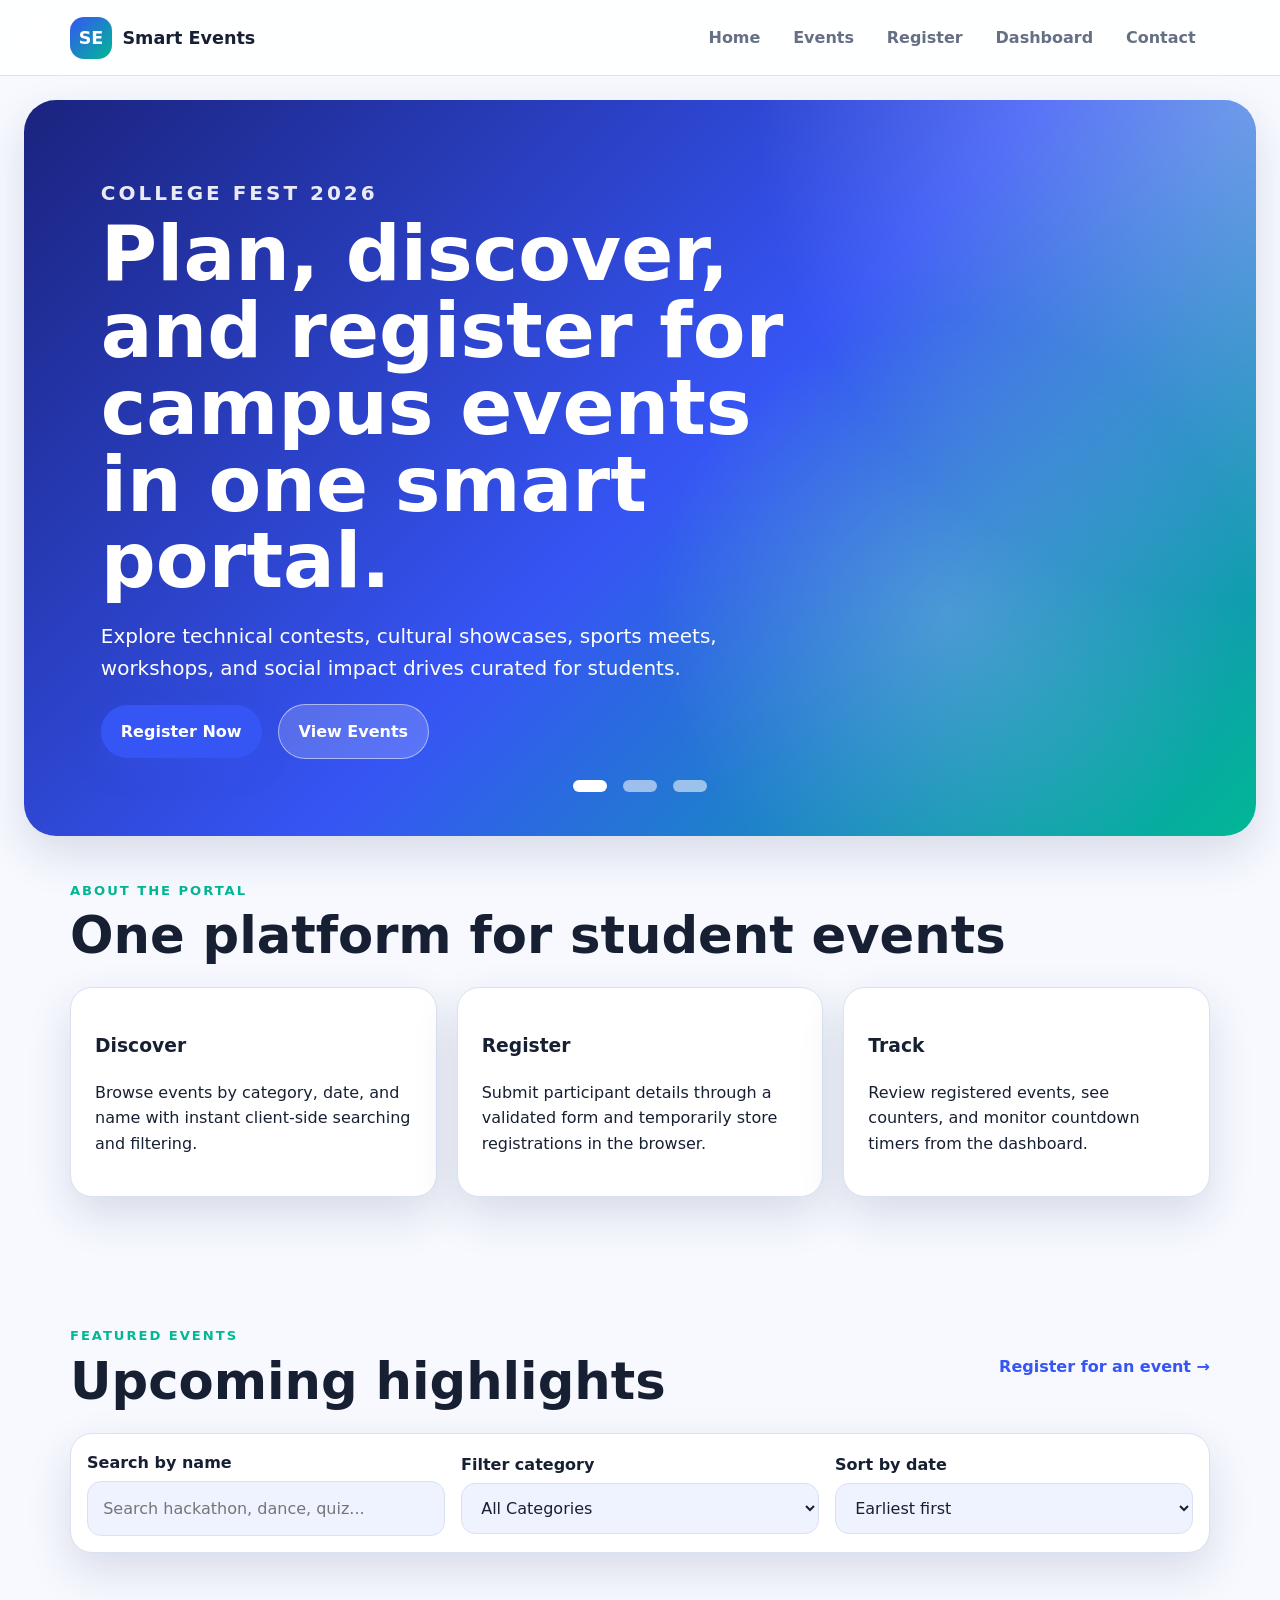
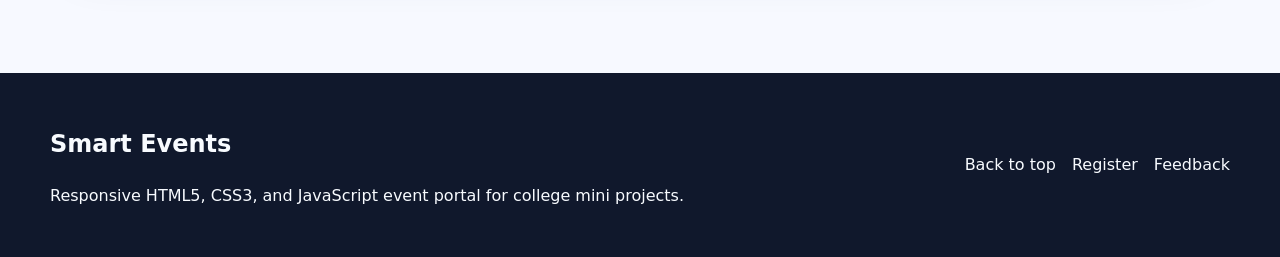
<file: index.html>
<!doctype html>
<html lang="en">
  <head>
    <meta charset="UTF-8" />
    <meta name="viewport" content="width=device-width, initial-scale=1.0" />
    <meta
      name="description"
      content="Smart Event Management Portal for college events, registrations, schedules, dashboards, and feedback."
    />
    <title>Smart Event Management Portal</title>
    <link rel="stylesheet" href="css/style.css" />
  </head>
  <body data-page="home">
    <header class="site-header">
      <nav class="navbar" aria-label="Main navigation">
        <a class="brand" href="index.html" aria-label="EventHub home">
          <span class="brand-mark">SE</span>
          <span>Smart Events</span>
        </a>
        <button
          class="nav-toggle"
          type="button"
          aria-expanded="false"
          aria-controls="primary-menu"
        >
          ☰
        </button>
        <ul class="nav-menu" id="primary-menu">
          <li><a href="index.html">Home</a></li>
          <li><a href="index.html#events">Events</a></li>
          <li><a href="register.html">Register</a></li>
          <li><a href="dashboard.html">Dashboard</a></li>
          <li><a href="contact.html">Contact</a></li>
        </ul>
      </nav>
    </header>

    <main>
      <section class="hero" id="top" aria-label="Event banner slider">
        <div class="hero-slider" id="hero-slider">
          <article class="slide active" data-gradient="tech">
            <div class="slide-content">
              <p class="eyebrow">College Fest 2026</p>
              <h1>
                Plan, discover, and register for campus events in one smart
                portal.
              </h1>
              <p>
                Explore technical contests, cultural showcases, sports meets,
                workshops, and social impact drives curated for students.
              </p>
              <div class="hero-actions">
                <a class="btn primary" href="register.html">Register Now</a>
                <a class="btn secondary" href="#events">View Events</a>
              </div>
            </div>
          </article>
          <article class="slide" data-gradient="culture">
            <div class="slide-content">
              <p class="eyebrow">Live Schedules</p>
              <h2>Never miss a keynote, performance, or competition slot.</h2>
              <p>
                Dynamic schedules and countdowns keep participants informed
                before every event begins.
              </p>
            </div>
          </article>
          <article class="slide" data-gradient="sports">
            <div class="slide-content">
              <p class="eyebrow">Team Ready</p>
              <h2>Built as a clean HTML, CSS, and JavaScript mini project.</h2>
              <p>
                Five trainee modules combine responsive layouts, form
                validation, browser storage, and DOM interactions.
              </p>
            </div>
          </article>
        </div>
        <div class="slider-controls" aria-label="Slider controls">
          <button
            class="slider-dot active"
            type="button"
            data-slide="0"
            aria-label="Show slide 1"
          ></button>
          <button
            class="slider-dot"
            type="button"
            data-slide="1"
            aria-label="Show slide 2"
          ></button>
          <button
            class="slider-dot"
            type="button"
            data-slide="2"
            aria-label="Show slide 3"
          ></button>
        </div>
      </section>

      <section class="section about" id="about">
        <div class="section-heading">
          <p class="eyebrow">About the portal</p>
          <h2>One platform for student events</h2>
        </div>
        <div class="about-grid">
          <article class="info-card">
            <h3>Discover</h3>
            <p>
              Browse events by category, date, and name with instant client-side
              searching and filtering.
            </p>
          </article>
          <article class="info-card">
            <h3>Register</h3>
            <p>
              Submit participant details through a validated form and
              temporarily store registrations in the browser.
            </p>
          </article>
          <article class="info-card">
            <h3>Track</h3>
            <p>
              Review registered events, see counters, and monitor countdown
              timers from the dashboard.
            </p>
          </article>
        </div>
      </section>

      <section class="section" id="events">
        <div class="section-heading split">
          <div>
            <p class="eyebrow">Featured events</p>
            <h2>Upcoming highlights</h2>
          </div>
          <a class="text-link" href="register.html">Register for an event →</a>
        </div>

        <div class="event-tools" aria-label="Event search and filters">
          <label class="field compact">
            <span>Search by name</span>
            <input
              type="search"
              id="event-search"
              placeholder="Search hackathon, dance, quiz..."
            />
          </label>
          <label class="field compact">
            <span>Filter category</span>
            <select id="category-filter">
              <option value="all">All Categories</option>
            </select>
          </label>
          <label class="field compact">
            <span>Sort by date</span>
            <select id="date-sort">
              <option value="asc">Earliest first</option>
              <option value="desc">Latest first</option>
            </select>
          </label>
        </div>
        <div class="event-grid" id="event-list" aria-live="polite"></div>
      </section>
    </main>

    <footer class="site-footer">
      <div>
        <h2>Smart Events</h2>
        <p>
          Responsive HTML5, CSS3, and JavaScript event portal for college mini
          projects.
        </p>
      </div>
      <nav aria-label="Footer navigation">
        <a href="#top">Back to top</a>
        <a href="register.html">Register</a>
        <a href="contact.html">Feedback</a>
      </nav>
    </footer>

    <script src="js/script.js"></script>
  </body>
</html>
</file>
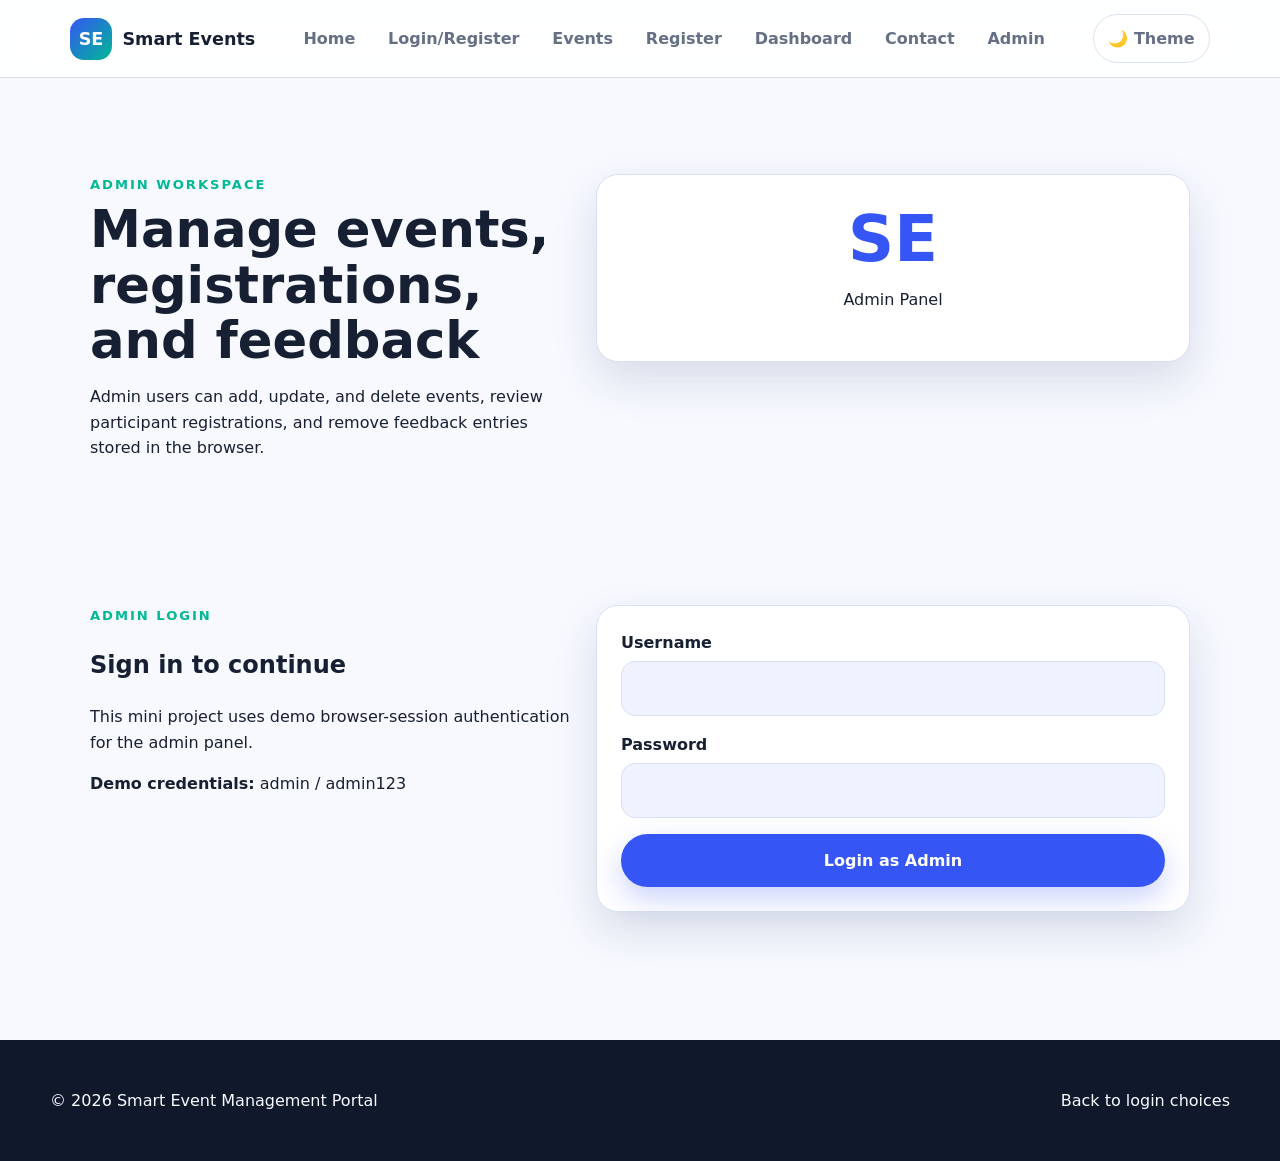
<file: admin.html>
<!doctype html>
<html lang="en">
  <head>
    <meta charset="UTF-8" />
    <meta name="viewport" content="width=device-width, initial-scale=1.0" />
    <meta
      name="description"
      content="Admin panel for managing Smart Event Management Portal events, registrations, and feedback."
    />
    <title>Admin Panel | Smart Event Management Portal</title>
    <link rel="stylesheet" href="css/style.css" />
  </head>
  <body data-page="admin">
    <header class="site-header">
      <nav class="navbar" aria-label="Main navigation">
        <a class="brand" href="index.html"
          ><span class="brand-mark">SE</span><span>Smart Events</span></a
        >
        <button
          class="nav-toggle"
          type="button"
          aria-expanded="false"
          aria-controls="primary-menu"
        >
          ☰
        </button>
        <ul class="nav-menu" id="primary-menu">
          <li><a href="index.html">Home</a></li>
          <li><a href="index.html#login">Login/Register</a></li>
          <li><a href="index.html#events">Events</a></li>
          <li><a href="register.html">Register</a></li>
          <li><a href="dashboard.html">Dashboard</a></li>
          <li><a href="contact.html">Contact</a></li>
          <li><a href="admin.html">Admin</a></li>
        </ul>
        <button
          class="theme-toggle"
          id="theme-toggle"
          type="button"
          aria-pressed="false"
        >
          🌙 Theme
        </button>
      </nav>
    </header>

    <main class="page-shell">
      <section class="section dashboard-hero">
        <div>
          <p class="eyebrow">Admin workspace</p>
          <h1>Manage events, registrations, and feedback</h1>
          <p>
            Admin users can add, update, and delete events, review participant
            registrations, and remove feedback entries stored in the browser.
          </p>
        </div>
        <div class="stat-card">
          <span>SE</span>
          <p>Admin Panel</p>
        </div>
      </section>

      <section class="section" id="admin-login-gate">
        <div class="form-layout">
          <div class="form-intro">
            <p class="eyebrow">Admin login</p>
            <h2>Sign in to continue</h2>
            <p>
              This mini project uses demo browser-session authentication for the
              admin panel.
            </p>
            <p><strong>Demo credentials:</strong> admin / admin123</p>
          </div>
          <form class="card-form" id="admin-gate-form">
            <div
              class="form-message"
              id="admin-gate-message"
              role="status"
            ></div>
            <label class="field">
              <span>Username</span>
              <input id="admin-username" type="text" autocomplete="username" />
            </label>
            <label class="field">
              <span>Password</span>
              <input
                id="admin-password"
                type="password"
                autocomplete="current-password"
              />
            </label>
            <button class="btn primary full" type="submit">
              Login as Admin
            </button>
          </form>
        </div>
      </section>

      <section class="section admin-panel" id="admin-panel" hidden>
        <div class="section-heading split">
          <div>
            <p class="eyebrow">Administration</p>
            <h2>Control center</h2>
          </div>
          <button class="btn danger" id="admin-logout" type="button">
            Logout
          </button>
        </div>

        <div class="admin-grid">
          <form class="card-form" id="admin-event-form">
            <div
              class="form-message"
              id="admin-event-message"
              role="status"
            ></div>
            <h3 id="admin-event-form-title">Add a new event</h3>
            <input type="hidden" id="admin-event-edit-id" />
            <label class="field">
              <span>Event Name</span>
              <input id="admin-event-name" type="text" required />
            </label>
            <label class="field">
              <span>Category</span>
              <input
                id="admin-event-category"
                type="text"
                placeholder="Technical, Cultural, Sports..."
                required
              />
            </label>
            <label class="field">
              <span>Date and Time</span>
              <input id="admin-event-date" type="datetime-local" required />
            </label>
            <label class="field">
              <span>Description</span>
              <textarea
                id="admin-event-description"
                rows="4"
                required
              ></textarea>
            </label>
            <div class="admin-actions form-actions">
              <button class="btn primary" id="admin-event-submit" type="submit">
                Add Event
              </button>
              <button
                class="btn secondary surface"
                id="admin-event-cancel"
                type="button"
                hidden
              >
                Cancel Edit
              </button>
            </div>
          </form>

          <div class="admin-stack">
            <section class="admin-section">
              <div class="section-heading split compact-heading">
                <h3>Manage Events</h3>
                <a class="text-link" href="index.html#events"
                  >View public list</a
                >
              </div>
              <div class="admin-list" id="admin-event-list"></div>
            </section>
          </div>
        </div>

        <section class="admin-section">
          <div class="section-heading split compact-heading">
            <h3>Manage Registrations</h3>
            <a class="text-link" href="dashboard.html"
              >Open participant dashboard</a
            >
          </div>
          <div class="admin-list" id="admin-registration-list"></div>
        </section>

        <section class="admin-section">
          <div class="section-heading split compact-heading">
            <h3>Manage Feedback</h3>
            <a class="text-link" href="contact.html">Open feedback page</a>
          </div>
          <div class="admin-list" id="admin-feedback-list"></div>
        </section>
      </section>
    </main>

    <footer class="site-footer compact-footer">
      <p>© 2026 Smart Event Management Portal</p>
      <a href="index.html#login">Back to login choices</a>
    </footer>
    <script src="js/script.js"></script>
  </body>
</html>
</file>
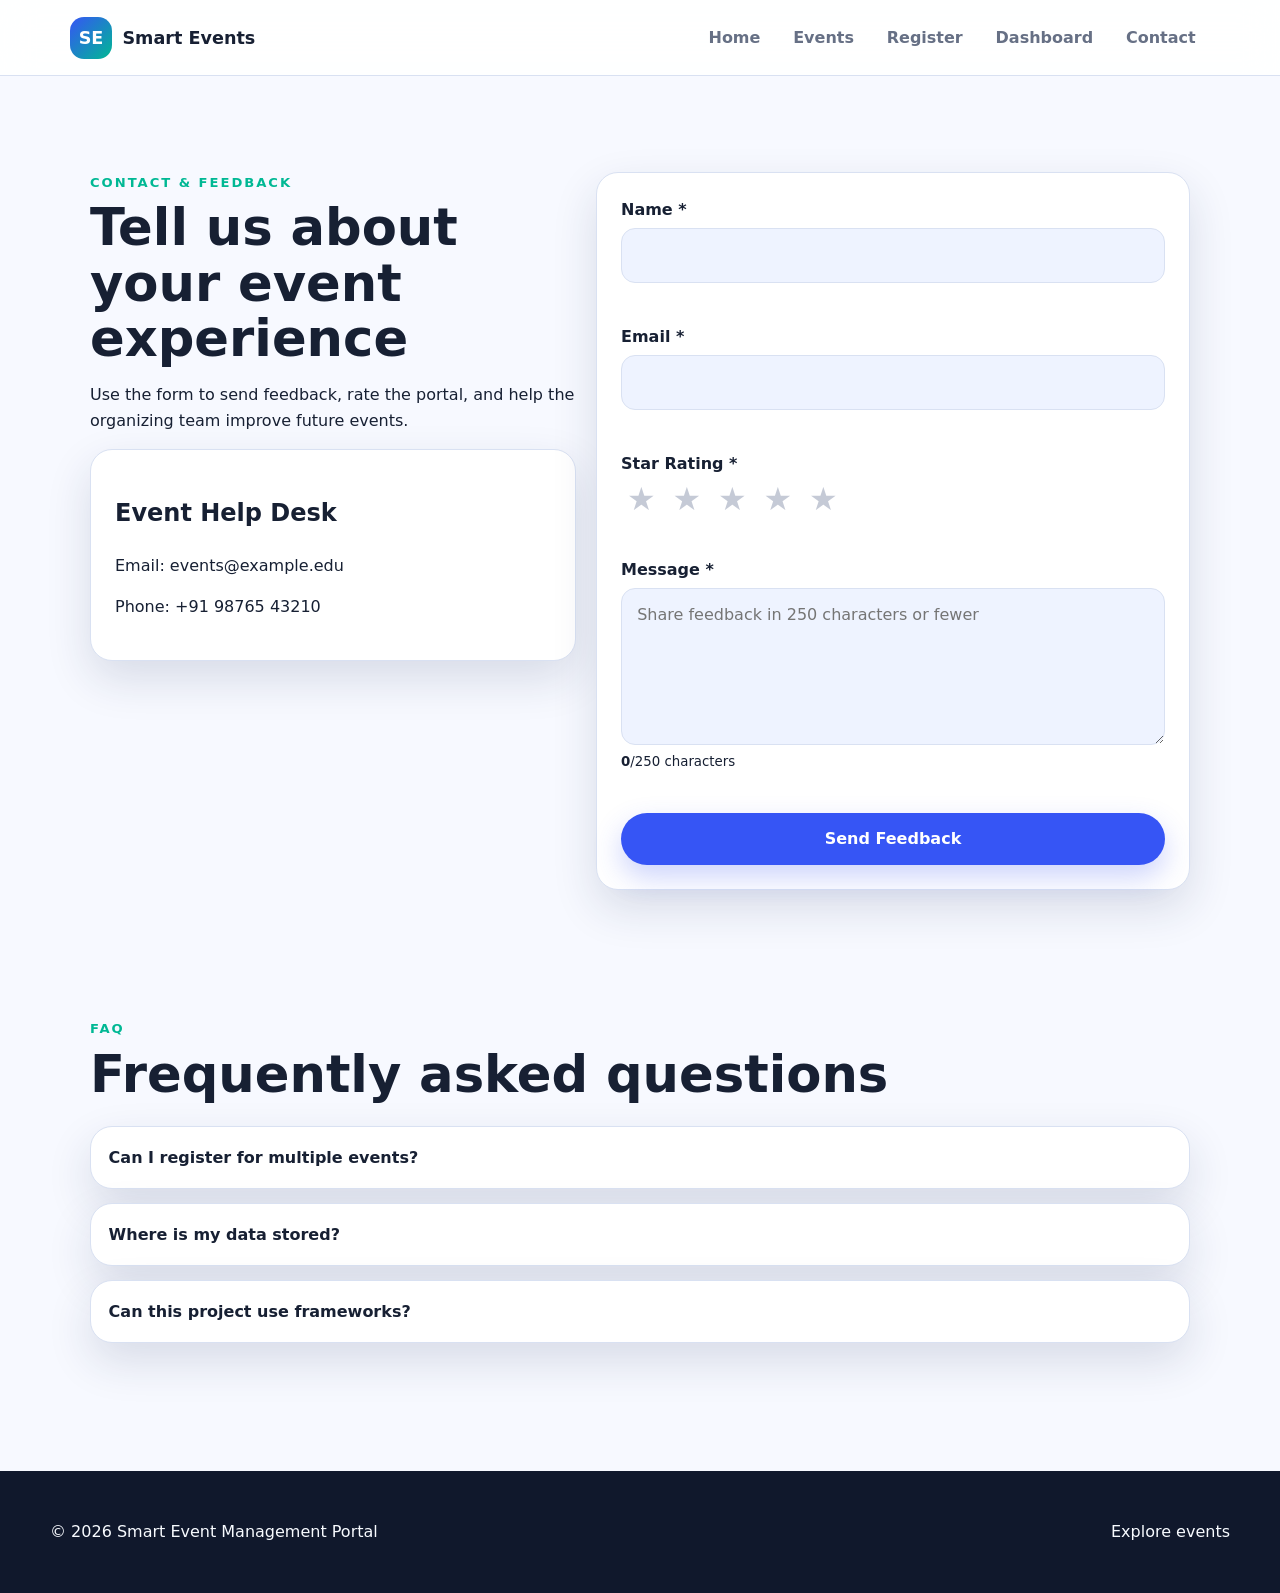
<file: contact.html>
<!doctype html>
<html lang="en">
  <head>
    <meta charset="UTF-8" />
    <meta name="viewport" content="width=device-width, initial-scale=1.0" />
    <meta
      name="description"
      content="Contact and feedback page for Smart Event Management Portal."
    />
    <title>Contact & Feedback | Smart Event Management Portal</title>
    <link rel="stylesheet" href="css/style.css" />
  </head>
  <body data-page="contact">
    <header class="site-header">
      <nav class="navbar" aria-label="Main navigation">
        <a class="brand" href="index.html"
          ><span class="brand-mark">SE</span><span>Smart Events</span></a
        >
        <button
          class="nav-toggle"
          type="button"
          aria-expanded="false"
          aria-controls="primary-menu"
        >
          ☰
        </button>
        <ul class="nav-menu" id="primary-menu">
          <li><a href="index.html">Home</a></li>
          <li><a href="index.html#events">Events</a></li>
          <li><a href="register.html">Register</a></li>
          <li><a href="dashboard.html">Dashboard</a></li>
          <li><a href="contact.html">Contact</a></li>
        </ul>
      </nav>
    </header>

    <main class="page-shell">
      <section class="section contact-grid">
        <div>
          <p class="eyebrow">Contact & feedback</p>
          <h1>Tell us about your event experience</h1>
          <p>
            Use the form to send feedback, rate the portal, and help the
            organizing team improve future events.
          </p>
          <div class="contact-card">
            <h2>Event Help Desk</h2>
            <p>Email: events@example.edu</p>
            <p>Phone: +91 98765 43210</p>
          </div>
        </div>
        <form class="card-form" id="feedback-form" novalidate>
          <div class="form-message" id="feedback-message" role="status"></div>
          <label class="field">
            <span>Name *</span>
            <input type="text" id="feedback-name" name="name" required />
            <small class="error" data-error-for="feedback-name"></small>
          </label>
          <label class="field">
            <span>Email *</span>
            <input type="email" id="feedback-email" name="email" required />
            <small class="error" data-error-for="feedback-email"></small>
          </label>
          <div class="field">
            <span>Star Rating *</span>
            <div
              class="stars"
              id="star-rating"
              role="radiogroup"
              aria-label="Rate your experience"
            >
              <button type="button" data-rating="1" aria-label="1 star">
                ★
              </button>
              <button type="button" data-rating="2" aria-label="2 stars">
                ★
              </button>
              <button type="button" data-rating="3" aria-label="3 stars">
                ★
              </button>
              <button type="button" data-rating="4" aria-label="4 stars">
                ★
              </button>
              <button type="button" data-rating="5" aria-label="5 stars">
                ★
              </button>
            </div>
            <input type="hidden" id="rating-value" name="rating" required />
            <small class="error" data-error-for="rating-value"></small>
          </div>
          <label class="field">
            <span>Message *</span>
            <textarea
              id="feedback-text"
              name="message"
              rows="5"
              maxlength="250"
              required
              placeholder="Share feedback in 250 characters or fewer"
            ></textarea>
            <small><span id="char-count">0</span>/250 characters</small>
            <small class="error" data-error-for="feedback-text"></small>
          </label>
          <button class="btn primary full" type="submit">Send Feedback</button>
        </form>
      </section>

      <section class="section faq-section">
        <div class="section-heading">
          <p class="eyebrow">FAQ</p>
          <h2>Frequently asked questions</h2>
        </div>
        <div class="accordion" id="faq-accordion">
          <article class="faq-item">
            <button type="button" aria-expanded="false">
              Can I register for multiple events?
            </button>
            <p>
              Yes. Submit the registration form separately for each event you
              want to attend.
            </p>
          </article>
          <article class="faq-item">
            <button type="button" aria-expanded="false">
              Where is my data stored?
            </button>
            <p>
              Registration details are temporarily stored in your browser local
              storage for this mini project.
            </p>
          </article>
          <article class="faq-item">
            <button type="button" aria-expanded="false">
              Can this project use frameworks?
            </button>
            <p>
              No. The implementation is intentionally built with only HTML5,
              CSS3, and vanilla JavaScript.
            </p>
          </article>
        </div>
      </section>
    </main>

    <footer class="site-footer compact-footer">
      <p>© 2026 Smart Event Management Portal</p>
      <a href="index.html#events">Explore events</a>
    </footer>
    <script src="js/script.js"></script>
  </body>
</html>
</file>
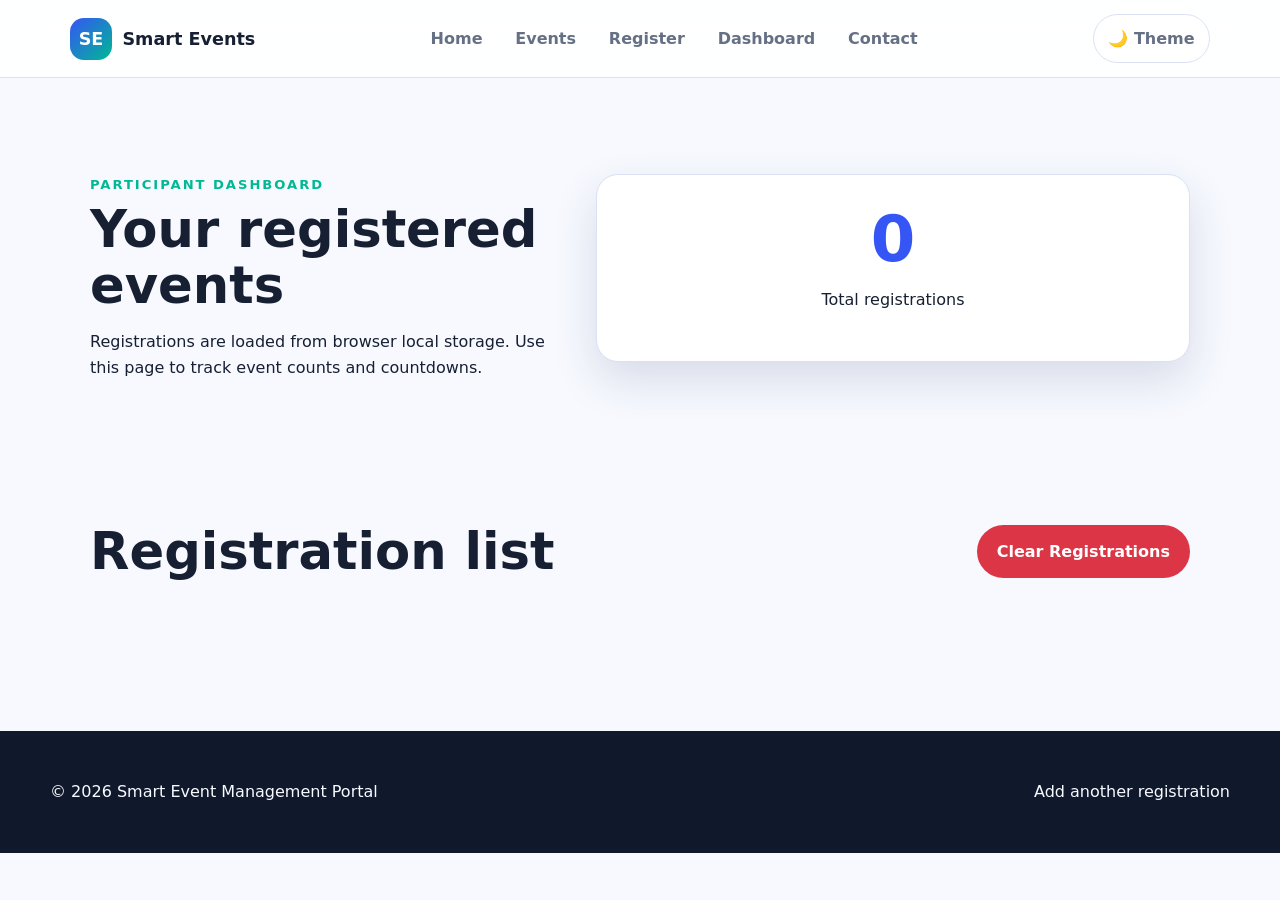
<file: dashboard.html>
<!doctype html>
<html lang="en">
  <head>
    <meta charset="UTF-8" />
    <meta name="viewport" content="width=device-width, initial-scale=1.0" />
    <meta
      name="description"
      content="Participant dashboard for registered college events."
    />
    <title>Dashboard | Smart Event Management Portal</title>
    <link rel="stylesheet" href="css/style.css" />
  </head>
  <body data-page="dashboard">
    <header class="site-header">
      <nav class="navbar" aria-label="Main navigation">
        <a class="brand" href="index.html"
          ><span class="brand-mark">SE</span><span>Smart Events</span></a
        >
        <button
          class="nav-toggle"
          type="button"
          aria-expanded="false"
          aria-controls="primary-menu"
        >
          ☰
        </button>
        <ul class="nav-menu" id="primary-menu">
          <li><a href="index.html">Home</a></li>
          <li><a href="index.html#events">Events</a></li>
          <li><a href="register.html">Register</a></li>
          <li><a href="dashboard.html">Dashboard</a></li>
          <li><a href="contact.html">Contact</a></li>
        </ul>
        <button
          class="theme-toggle"
          id="theme-toggle"
          type="button"
          aria-pressed="false"
        >
          🌙 Theme
        </button>
      </nav>
    </header>

    <main class="page-shell">
      <section class="section dashboard-hero">
        <div>
          <p class="eyebrow">Participant dashboard</p>
          <h1>Your registered events</h1>
          <p>
            Registrations are loaded from browser local storage. Use this page
            to track event counts and countdowns.
          </p>
        </div>
        <div class="stat-card">
          <span id="registration-count">0</span>
          <p>Total registrations</p>
        </div>
      </section>
      <section class="section">
        <div class="section-heading split">
          <h2>Registration list</h2>
          <button class="btn danger" id="clear-registrations" type="button">
            Clear Registrations
          </button>
        </div>
        <div
          class="dashboard-list"
          id="dashboard-list"
          aria-live="polite"
        ></div>
      </section>
    </main>

    <footer class="site-footer compact-footer">
      <p>© 2026 Smart Event Management Portal</p>
      <a href="register.html">Add another registration</a>
    </footer>
    <script src="js/script.js"></script>
  </body>
</html>
</file>
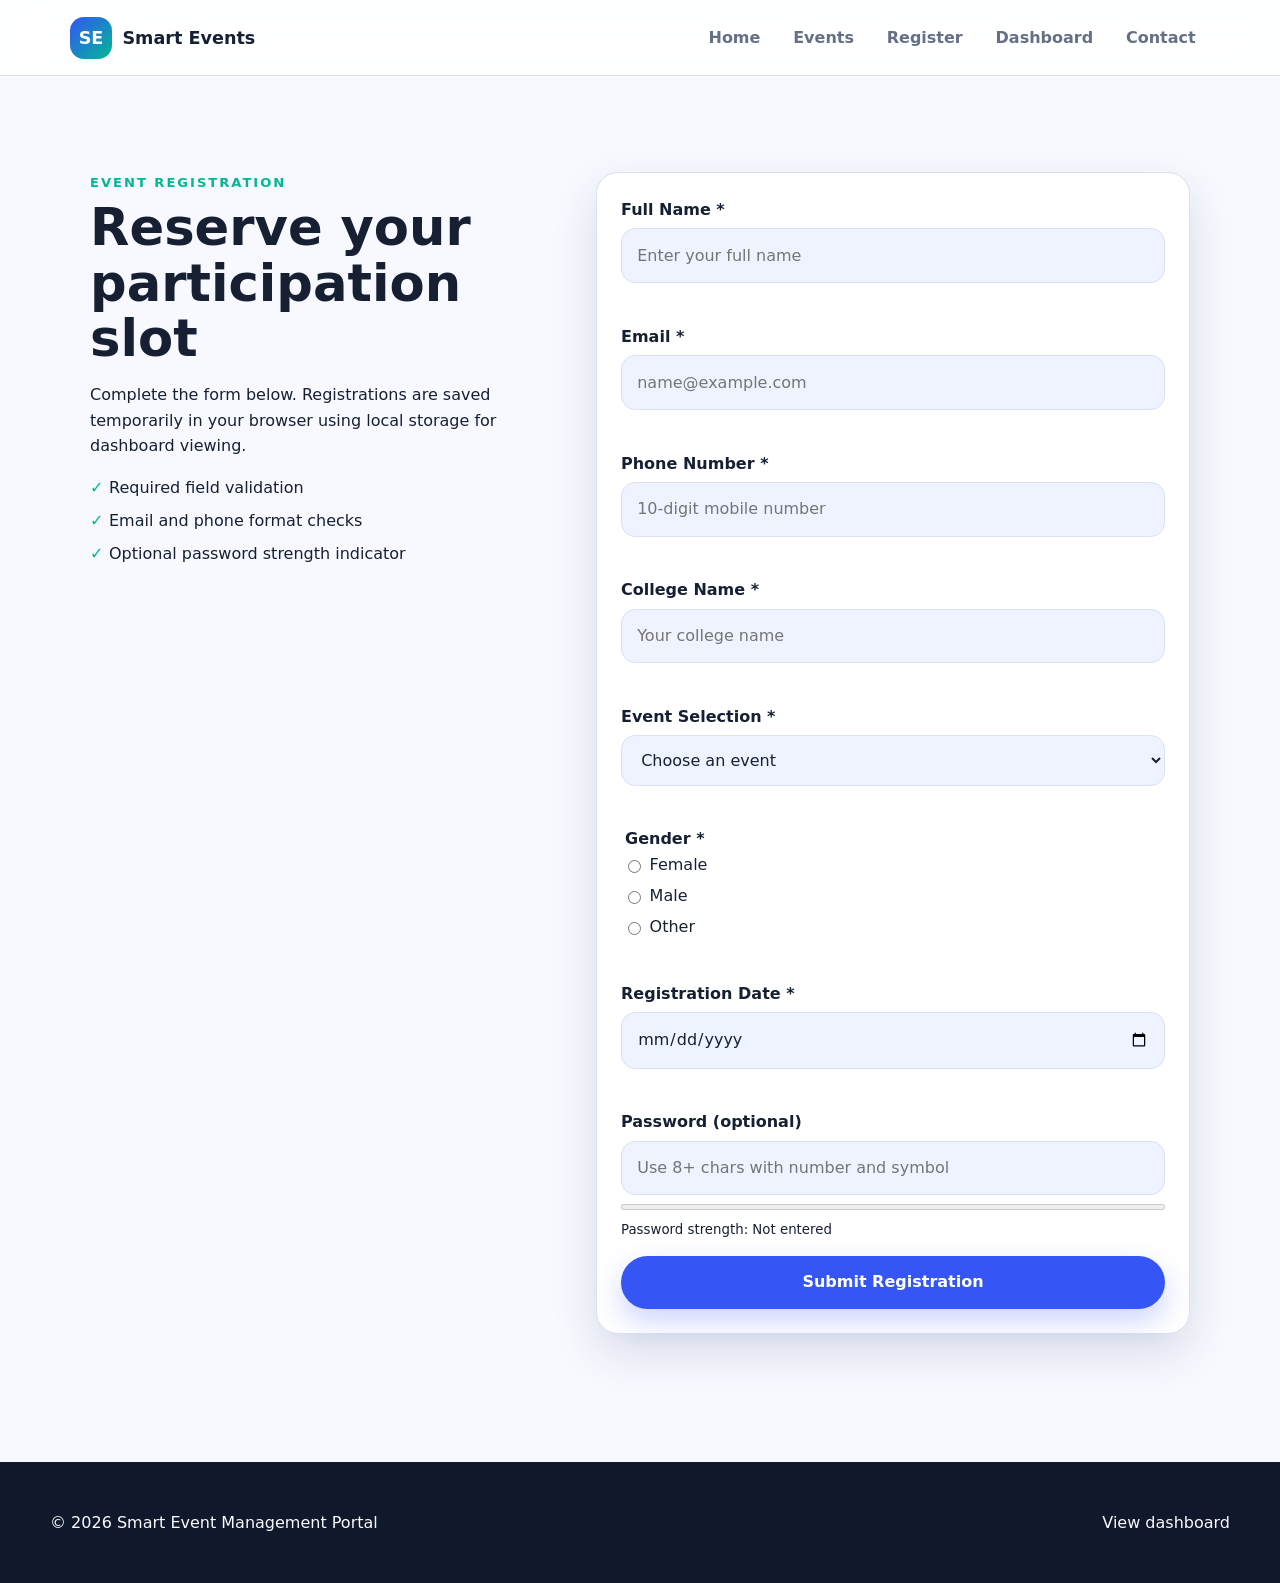
<file: register.html>
<!doctype html>
<html lang="en">
  <head>
    <meta charset="UTF-8" />
    <meta name="viewport" content="width=device-width, initial-scale=1.0" />
    <meta
      name="description"
      content="Register for college events using the Smart Event Management Portal."
    />
    <title>Register | Smart Event Management Portal</title>
    <link rel="stylesheet" href="css/style.css" />
  </head>
  <body data-page="register">
    <header class="site-header">
      <nav class="navbar" aria-label="Main navigation">
        <a class="brand" href="index.html"
          ><span class="brand-mark">SE</span><span>Smart Events</span></a
        >
        <button
          class="nav-toggle"
          type="button"
          aria-expanded="false"
          aria-controls="primary-menu"
        >
          ☰
        </button>
        <ul class="nav-menu" id="primary-menu">
          <li><a href="index.html">Home</a></li>
          <li><a href="index.html#events">Events</a></li>
          <li><a href="register.html">Register</a></li>
          <li><a href="dashboard.html">Dashboard</a></li>
          <li><a href="contact.html">Contact</a></li>
        </ul>
      </nav>
    </header>

    <main class="page-shell">
      <section class="section form-layout">
        <div class="form-intro">
          <p class="eyebrow">Event registration</p>
          <h1>Reserve your participation slot</h1>
          <p>
            Complete the form below. Registrations are saved temporarily in your
            browser using local storage for dashboard viewing.
          </p>
          <ul class="check-list">
            <li>Required field validation</li>
            <li>Email and phone format checks</li>
            <li>Optional password strength indicator</li>
          </ul>
        </div>

        <form class="card-form" id="registration-form" novalidate>
          <div
            class="form-message"
            id="registration-message"
            role="status"
          ></div>
          <label class="field">
            <span>Full Name *</span>
            <input
              type="text"
              name="fullName"
              id="fullName"
              placeholder="Enter your full name"
              required
            />
            <small class="error" data-error-for="fullName"></small>
          </label>
          <label class="field">
            <span>Email *</span>
            <input
              type="email"
              name="email"
              id="email"
              placeholder="name@example.com"
              required
            />
            <small class="error" data-error-for="email"></small>
          </label>
          <label class="field">
            <span>Phone Number *</span>
            <input
              type="tel"
              name="phone"
              id="phone"
              placeholder="10-digit mobile number"
              required
            />
            <small class="error" data-error-for="phone"></small>
          </label>
          <label class="field">
            <span>College Name *</span>
            <input
              type="text"
              name="college"
              id="college"
              placeholder="Your college name"
              required
            />
            <small class="error" data-error-for="college"></small>
          </label>
          <label class="field">
            <span>Event Selection *</span>
            <select name="eventId" id="eventId" required>
              <option value="">Choose an event</option>
            </select>
            <small class="error" data-error-for="eventId"></small>
          </label>
          <fieldset class="field radio-group">
            <legend>Gender *</legend>
            <label
              ><input type="radio" name="gender" value="Female" /> Female</label
            >
            <label
              ><input type="radio" name="gender" value="Male" /> Male</label
            >
            <label
              ><input type="radio" name="gender" value="Other" /> Other</label
            >
            <small class="error" data-error-for="gender"></small>
          </fieldset>
          <label class="field">
            <span>Registration Date *</span>
            <input type="date" name="date" id="date" required />
            <small class="error" data-error-for="date"></small>
          </label>
          <label class="field">
            <span>Password (optional)</span>
            <input
              type="password"
              name="password"
              id="password"
              placeholder="Use 8+ chars with number and symbol"
            />
            <meter id="password-meter" min="0" max="4" value="0"></meter>
            <small id="password-hint">Password strength: Not entered</small>
          </label>
          <button class="btn primary full" type="submit">
            Submit Registration
          </button>
        </form>
      </section>
    </main>

    <footer class="site-footer compact-footer">
      <p>© 2026 Smart Event Management Portal</p>
      <a href="dashboard.html">View dashboard</a>
    </footer>
    <script src="js/script.js"></script>
  </body>
</html>
</file>
<file: css/style.css>
:root {
  color-scheme: light;
  --bg: #f7f9ff;
  --surface: #ffffff;
  --surface-2: #eef3ff;
  --text: #172033;
  --muted: #667085;
  --primary: #3655f5;
  --primary-dark: #243bb0;
  --accent: #00b894;
  --danger: #dc3545;
  --warning: #f7b731;
  --border: #d9e1f2;
  --shadow: 0 18px 45px rgba(31, 45, 88, 0.14);
  --radius: 22px;
  --max-width: 1180px;
  font-family:
    Inter,
    ui-sans-serif,
    system-ui,
    -apple-system,
    BlinkMacSystemFont,
    "Segoe UI",
    sans-serif;
}

* {
  box-sizing: border-box;
}

html {
  scroll-behavior: smooth;
}

body {
  margin: 0;
  background: var(--bg);
  color: var(--text);
  line-height: 1.6;
}

body.dark-theme {
  color-scheme: dark;
  --bg: #0d1325;
  --surface: #161f36;
  --surface-2: #101a30;
  --text: #f5f7fb;
  --muted: #aab4c8;
  --primary: #7c8cff;
  --primary-dark: #b8c0ff;
  --accent: #41e2bf;
  --border: #2b3755;
  --shadow: 0 18px 45px rgba(0, 0, 0, 0.32);
}

a {
  color: inherit;
  text-decoration: none;
}

button,
input,
select,
textarea {
  font: inherit;
}

.site-header {
  position: sticky;
  top: 0;
  z-index: 20;
  background: rgba(255, 255, 255, 0.88);
  border-bottom: 1px solid var(--border);
  backdrop-filter: blur(18px);
}

.dark-theme .site-header {
  background: rgba(13, 19, 37, 0.88);
}

.navbar {
  align-items: center;
  display: flex;
  gap: 1rem;
  justify-content: space-between;
  margin: 0 auto;
  max-width: var(--max-width);
  padding: 0.9rem 1.25rem;
}

.brand {
  align-items: center;
  display: inline-flex;
  font-size: 1.1rem;
  font-weight: 800;
  gap: 0.65rem;
}

.brand-mark {
  background: linear-gradient(135deg, var(--primary), var(--accent));
  border-radius: 14px;
  color: #fff;
  display: grid;
  height: 42px;
  place-items: center;
  width: 42px;
}

.nav-menu {
  align-items: center;
  display: flex;
  gap: 0.25rem;
  list-style: none;
  margin: 0;
  padding: 0;
}

.nav-menu a,
.theme-toggle {
  border-radius: 999px;
  color: var(--muted);
  display: inline-flex;
  font-weight: 700;
  padding: 0.65rem 0.9rem;
  transition:
    background 0.2s ease,
    color 0.2s ease,
    transform 0.2s ease;
}

.nav-menu a:hover,
.theme-toggle:hover {
  background: var(--surface-2);
  color: var(--primary);
  transform: translateY(-1px);
}

.theme-toggle,
.nav-toggle {
  background: var(--surface);
  border: 1px solid var(--border);
  cursor: pointer;
}

.nav-toggle {
  border-radius: 12px;
  display: none;
  padding: 0.45rem 0.65rem;
}

.hero {
  margin: 0 auto;
  max-width: 1440px;
  padding: 1.5rem;
}

.hero-slider {
  border-radius: 32px;
  box-shadow: var(--shadow);
  min-height: 520px;
  overflow: hidden;
  position: relative;
}

.slide {
  align-items: center;
  background: linear-gradient(135deg, #1a237e, #3655f5 52%, #00b894);
  color: #fff;
  display: none;
  inset: 0;
  min-height: 520px;
  padding: clamp(2rem, 6vw, 5rem);
  position: absolute;
}

.slide::after {
  background:
    radial-gradient(
      circle at top right,
      rgba(255, 255, 255, 0.32),
      transparent 35%
    ),
    radial-gradient(
      circle at 75% 70%,
      rgba(255, 255, 255, 0.2),
      transparent 28%
    );
  content: "";
  inset: 0;
  pointer-events: none;
  position: absolute;
}

.slide[data-gradient="culture"] {
  background: linear-gradient(135deg, #7b2ff7, #f107a3 56%, #f7b731);
}

.slide[data-gradient="sports"] {
  background: linear-gradient(135deg, #0f2027, #2c5364 55%, #00b894);
}

.slide.active {
  display: flex;
  position: relative;
}

.slide-content {
  max-width: 720px;
  position: relative;
  z-index: 1;
}

.slide h1,
.slide h2 {
  font-size: clamp(2.4rem, 6vw, 5.3rem);
  line-height: 1;
  margin: 0.4rem 0 1.25rem;
}

.slide p {
  font-size: clamp(1rem, 2vw, 1.25rem);
  max-width: 650px;
}

.eyebrow {
  color: var(--accent);
  font-size: 0.82rem;
  font-weight: 900;
  letter-spacing: 0.15em;
  margin: 0 0 0.45rem;
  text-transform: uppercase;
}

.slide .eyebrow {
  color: #fff;
  opacity: 0.9;
}

.hero-actions,
.slider-controls,
.section-heading.split,
.event-tools {
  align-items: center;
  display: flex;
  gap: 1rem;
}

.slider-controls {
  justify-content: center;
  margin-top: -3.5rem;
  position: relative;
  z-index: 2;
}

.slider-dot {
  background: rgba(255, 255, 255, 0.55);
  border: 0;
  border-radius: 999px;
  cursor: pointer;
  height: 12px;
  width: 34px;
}

.slider-dot.active {
  background: #fff;
}

.btn {
  align-items: center;
  border: 0;
  border-radius: 999px;
  cursor: pointer;
  display: inline-flex;
  font-weight: 800;
  justify-content: center;
  padding: 0.85rem 1.25rem;
  transition:
    transform 0.2s ease,
    box-shadow 0.2s ease;
}

.btn:hover {
  transform: translateY(-2px);
}

.btn.primary {
  background: var(--primary);
  box-shadow: 0 12px 28px rgba(54, 85, 245, 0.25);
  color: #fff;
}

.btn.secondary {
  background: rgba(255, 255, 255, 0.18);
  border: 1px solid rgba(255, 255, 255, 0.5);
  color: #fff;
}

.btn.danger {
  background: var(--danger);
  color: #fff;
}

.btn.full {
  width: 100%;
}

.section,
.page-shell {
  margin: 0 auto;
  max-width: var(--max-width);
  padding: 4rem 1.25rem;
}

.page-shell {
  padding-top: 2rem;
}

.section-heading {
  margin-bottom: 1.5rem;
}

.section-heading h2,
.form-intro h1,
.dashboard-hero h1,
.contact-grid h1 {
  font-size: clamp(2rem, 4vw, 3.25rem);
  line-height: 1.08;
  margin: 0;
}

.section-heading.split {
  justify-content: space-between;
}

.text-link {
  color: var(--primary);
  font-weight: 900;
}

.about-grid,
.event-grid,
.form-layout,
.contact-grid,
.dashboard-hero {
  display: grid;
  gap: 1.25rem;
}

.about-grid {
  grid-template-columns: repeat(3, 1fr);
}

.info-card,
.event-card,
.card-form,
.stat-card,
.dashboard-item,
.contact-card,
.faq-item {
  background: var(--surface);
  border: 1px solid var(--border);
  border-radius: var(--radius);
  box-shadow: var(--shadow);
}

.info-card,
.contact-card {
  padding: 1.5rem;
}

.event-tools {
  background: var(--surface);
  border: 1px solid var(--border);
  border-radius: var(--radius);
  box-shadow: var(--shadow);
  flex-wrap: wrap;
  margin-bottom: 1.5rem;
  padding: 1rem;
}

.field {
  display: grid;
  gap: 0.35rem;
  margin-bottom: 1rem;
}

.field.compact {
  flex: 1 1 210px;
  margin: 0;
}

.field span,
.field legend {
  color: var(--text);
  font-weight: 800;
}

input,
select,
textarea {
  background: var(--surface-2);
  border: 1px solid var(--border);
  border-radius: 14px;
  color: var(--text);
  outline: none;
  padding: 0.85rem 0.95rem;
  width: 100%;
}

input:focus,
select:focus,
textarea:focus {
  border-color: var(--primary);
  box-shadow: 0 0 0 4px rgba(54, 85, 245, 0.12);
}

.event-grid {
  grid-template-columns: repeat(3, 1fr);
}

.event-card {
  display: grid;
  overflow: hidden;
}

.event-art {
  align-items: end;
  background: linear-gradient(135deg, var(--primary), var(--accent));
  color: #fff;
  display: flex;
  min-height: 170px;
  padding: 1rem;
}

.event-art.cultural {
  background: linear-gradient(135deg, #7b2ff7, #f107a3);
}
.event-art.technical {
  background: linear-gradient(135deg, #3655f5, #00b894);
}
.event-art.sports {
  background: linear-gradient(135deg, #0f2027, #2c5364);
}
.event-art.workshop {
  background: linear-gradient(135deg, #f7b731, #fc4a1a);
}
.event-art.social {
  background: linear-gradient(135deg, #11998e, #38ef7d);
}

.event-card-body {
  display: grid;
  gap: 0.7rem;
  padding: 1.2rem;
}

.badge-row {
  align-items: center;
  display: flex;
  flex-wrap: wrap;
  gap: 0.5rem;
}

.badge {
  background: var(--surface-2);
  border-radius: 999px;
  color: var(--primary);
  font-size: 0.78rem;
  font-weight: 900;
  padding: 0.3rem 0.65rem;
  text-transform: uppercase;
}

.form-layout,
.contact-grid,
.dashboard-hero {
  align-items: start;
  grid-template-columns: 0.9fr 1.1fr;
}

.card-form {
  padding: 1.5rem;
}

.check-list {
  list-style: none;
  padding: 0;
}

.check-list li {
  margin: 0.45rem 0;
}

.check-list li::before {
  color: var(--accent);
  content: "✓ ";
  font-weight: 900;
}

.radio-group {
  border: 0;
  padding: 0;
}

.radio-group label {
  align-items: center;
  display: inline-flex;
  gap: 0.35rem;
  margin-right: 1rem;
}

.radio-group input {
  width: auto;
}

.error {
  color: var(--danger);
  min-height: 1.2rem;
}

.form-message {
  border-radius: 14px;
  display: none;
  font-weight: 800;
  margin-bottom: 1rem;
  padding: 0.85rem;
}

.form-message.success {
  background: rgba(0, 184, 148, 0.13);
  color: #08775f;
  display: block;
}

.form-message.error-message {
  background: rgba(220, 53, 69, 0.12);
  color: var(--danger);
  display: block;
}

meter {
  height: 12px;
  width: 100%;
}

.stat-card {
  padding: 2rem;
  text-align: center;
}

.stat-card span {
  color: var(--primary);
  display: block;
  font-size: 4rem;
  font-weight: 900;
  line-height: 1;
}

.dashboard-list {
  display: grid;
  gap: 1rem;
}

.dashboard-item {
  align-items: center;
  display: grid;
  gap: 1rem;
  grid-template-columns: 1fr auto;
  padding: 1.2rem;
}

.countdown {
  background: var(--surface-2);
  border-radius: 16px;
  color: var(--primary);
  font-weight: 900;
  padding: 0.9rem;
  text-align: center;
}

.empty-state {
  background: var(--surface);
  border: 1px dashed var(--border);
  border-radius: var(--radius);
  padding: 2rem;
  text-align: center;
}

.stars {
  display: flex;
  gap: 0.3rem;
}

.stars button {
  background: transparent;
  border: 0;
  color: #c5cad6;
  cursor: pointer;
  font-size: 2rem;
  line-height: 1;
}

.stars button.active,
.stars button:hover,
.stars button:hover ~ button.active {
  color: var(--warning);
}

.accordion {
  display: grid;
  gap: 0.9rem;
}

.faq-item {
  overflow: hidden;
}

.faq-item button {
  background: transparent;
  border: 0;
  color: var(--text);
  cursor: pointer;
  font-weight: 900;
  padding: 1.1rem;
  text-align: left;
  width: 100%;
}

.faq-item p {
  display: none;
  margin: 0;
  padding: 0 1.1rem 1.1rem;
}

.faq-item.open p {
  display: block;
}

.site-footer {
  align-items: center;
  background: #10182c;
  color: #f8fbff;
  display: flex;
  gap: 1rem;
  justify-content: space-between;
  margin-top: 2rem;
  padding: 2rem max(1.25rem, calc((100vw - var(--max-width)) / 2));
}

.site-footer nav {
  display: flex;
  flex-wrap: wrap;
  gap: 1rem;
}

.compact-footer {
  margin-top: 0;
}

@media (max-width: 900px) {
  .nav-toggle {
    display: inline-flex;
  }

  .nav-menu {
    background: var(--surface);
    border: 1px solid var(--border);
    border-radius: 18px;
    box-shadow: var(--shadow);
    display: none;
    left: 1rem;
    padding: 0.75rem;
    position: absolute;
    right: 1rem;
    top: 74px;
  }

  .nav-menu.open {
    display: grid;
  }

  .about-grid,
  .event-grid,
  .form-layout,
  .contact-grid,
  .dashboard-hero {
    grid-template-columns: 1fr;
  }

  .section-heading.split,
  .dashboard-item,
  .site-footer {
    align-items: stretch;
    flex-direction: column;
  }
}

@media (max-width: 620px) {
  .hero {
    padding: 0.75rem;
  }

  .hero-slider,
  .slide {
    min-height: 560px;
  }

  .hero-actions,
  .event-tools {
    align-items: stretch;
    flex-direction: column;
  }

  .btn {
    width: 100%;
  }

  .section,
  .page-shell {
    padding: 2.5rem 1rem;
  }
}
</file>
